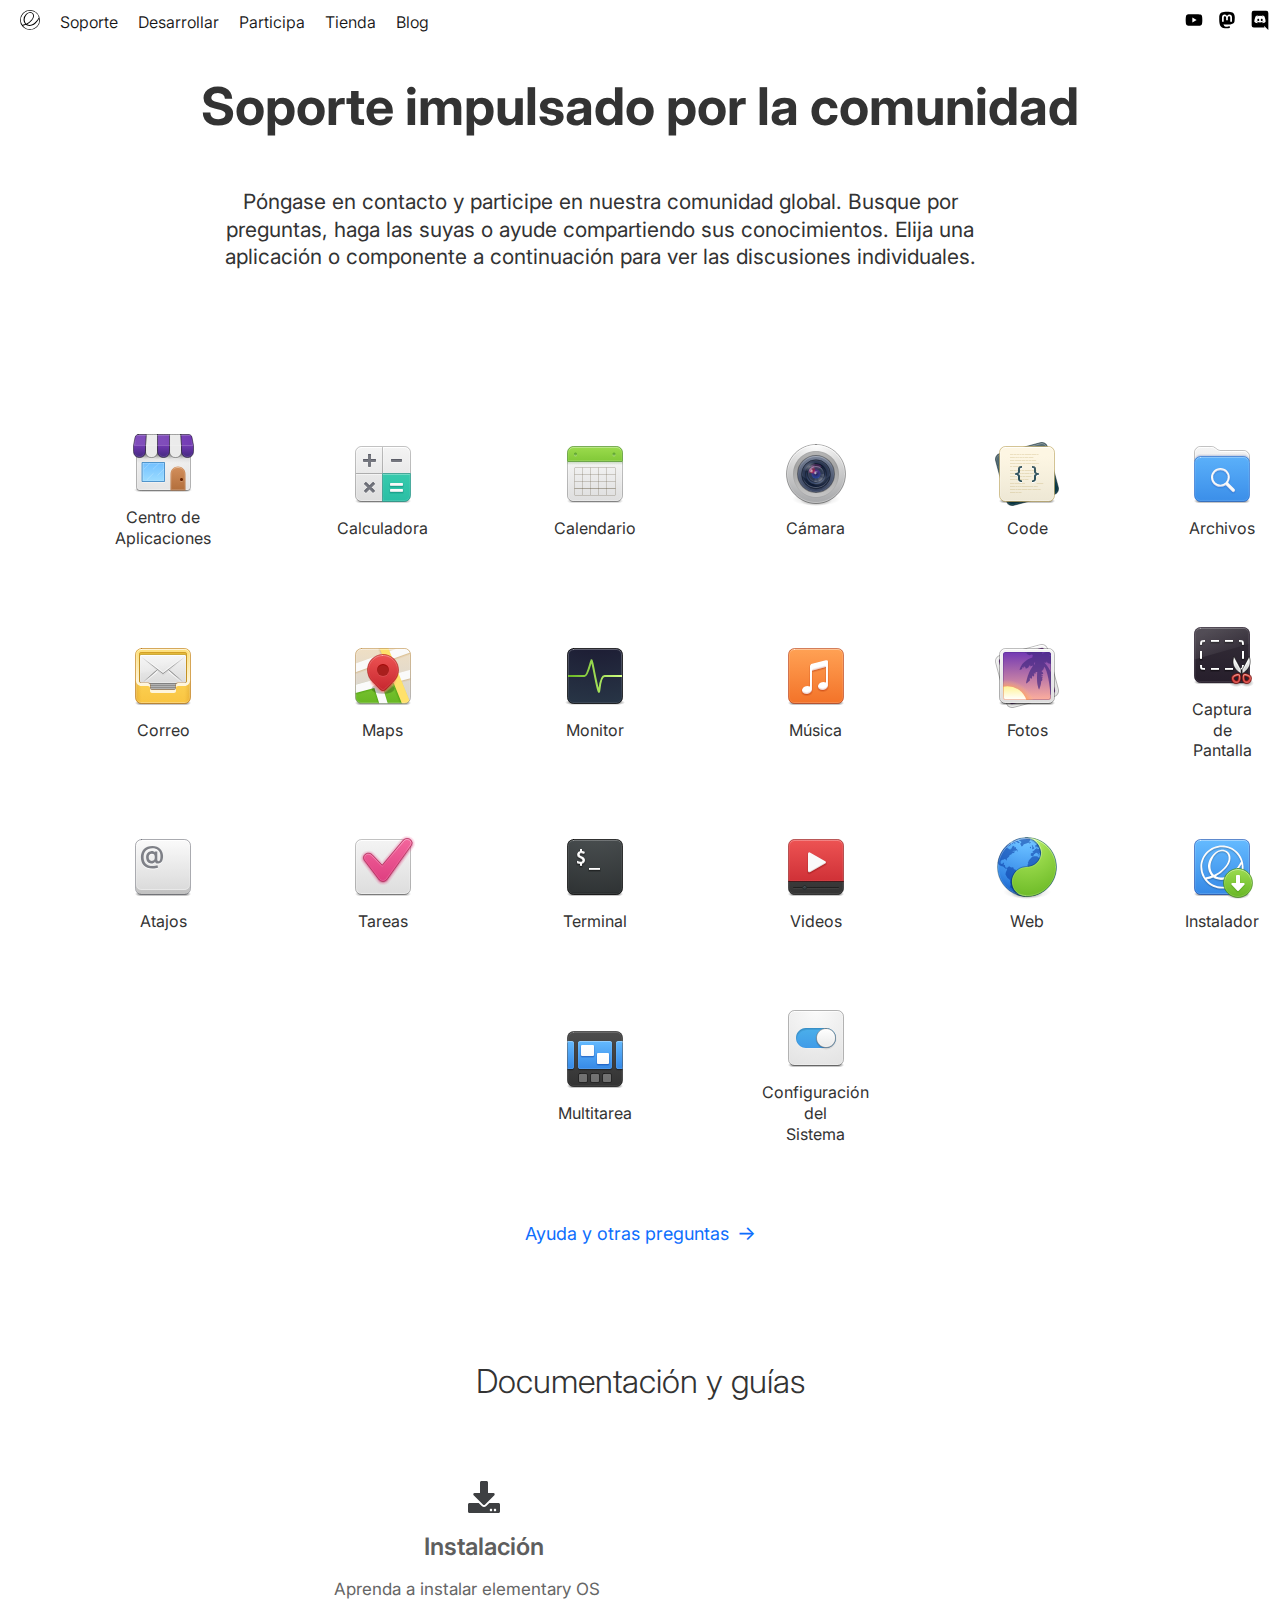
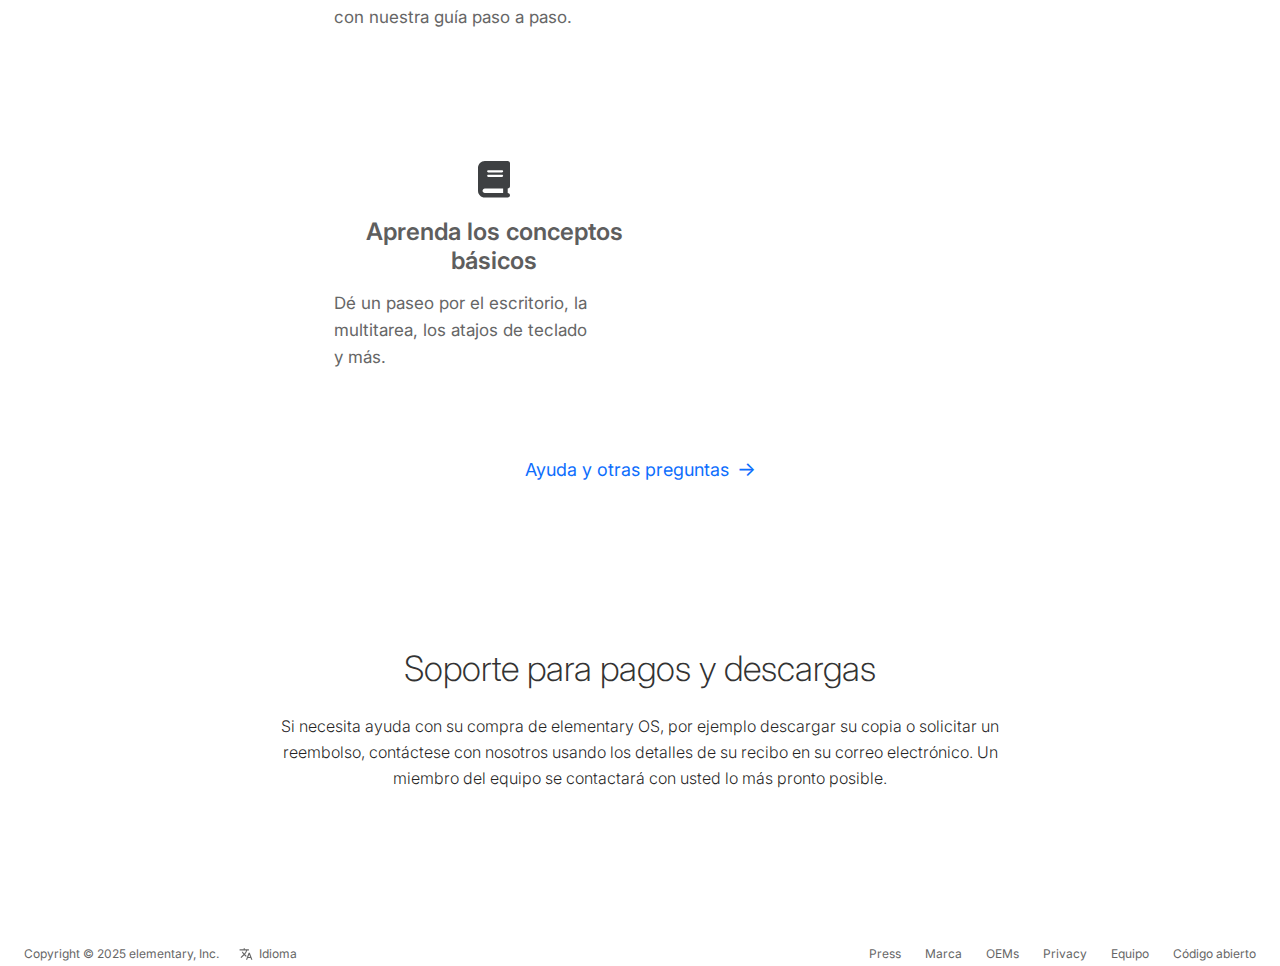
<file: support.html>
<!DOCTYPE html>
<html lang="es">

<head>
    <meta charset="UTF-8">
    <meta name="viewport" content="width=device-width, initial-scale=1.0">
    <link rel="stylesheet" href="css/style1.css">
    <title>Soporte</title>

    <link rel="preconnect" href="https://fonts.googleapis.com">
    <link rel="preconnect" href="https://fonts.gstatic.com" crossorigin>
    <link
        href="https://fonts.googleapis.com/css2?family=Inter:ital,opsz,wght@0,14..32,100..900;1,14..32,100..900&display=swap"
        rel="stylesheet">
</head>

<body>

    <header>
        <nav class="contenido-nav">
            <div class="menuline">

            </div>

            <ul class="encabezado">
                <li><a href="index.html">
                    <svg xmlns="http://www.w3.org/2000/svg" width="20" height="20" viewBox="0 0 24 24">
                        <path fill="#000000"
                            d="M12 0a12 12 0 1 0 0 24a12 12 0 0 0 0-24m0 1a11 11 0 0 1 10.59 8.01a19.1 19.1 0 0 1-4.66 6.08c-.94.81-1.96 1.53-3.08 2.04c-1.13.5-2.37.8-3.6.72a6.2 6.2 0 0 1-2.66-.76a20 20 0 0 0 5.68-4.58a10 10 0 0 0 2.31-4.17c.18-.79.2-1.6.04-2.4a4.4 4.4 0 0 0-1.08-2.11a4.33 4.33 0 0 0-2-1.19a5.25 5.25 0 0 0-2.33-.08A7.8 7.8 0 0 0 7.2 4.85a9.77 9.77 0 0 0-2.94 7.49a7.88 7.88 0 0 0 1.95 4.59a18 18 0 0 1-3.56.85A11 11 0 0 1 12 1m.07 2.22c.77 0 1.55.24 2.17.7c.55.42.97 1.02 1.2 1.68c.23.65.3 1.37.21 2.06a7.85 7.85 0 0 1-1.7 3.76a16.2 16.2 0 0 1-6.37 4.96c-.48-.42-.9-.92-1.2-1.48a6.6 6.6 0 0 1-.75-3.87c.12-1.32.58-2.6 1.2-3.79a7.9 7.9 0 0 1 3.02-3.42c.68-.37 1.45-.6 2.22-.6m10.83 7.3A11 11 0 0 1 3.52 19a20 20 0 0 0 3.63-1.2c.51.4 1.08.71 1.67.94a8 8 0 0 0 5.44-.04a13.3 13.3 0 0 0 4.64-2.95a20 20 0 0 0 4-5.22z" />
                    </svg>
                </a></li>
                <li><a href="support.html">Soporte</a></li>
                <li><a href="develop.html">Desarrollar</a></li>
                <li><a href="participa.html">Participa</a></li>
                <li><a href="store.html">Tienda</a></li>
                <li><a href="blog.html">Blog</a></li>
            </ul>

            <ul class="encabezado-redes">
                <li class="youtube" data-name="Youtube"><svg xmlns="http://www.w3.org/2000/svg" width="20" height="20"
                        viewBox="0 0 24 24">
                        <path fill="#000000"
                            d="m10 15l5.19-3L10 9zm11.56-7.83c.13.47.22 1.1.28 1.9c.07.8.1 1.49.1 2.09L22 12c0 2.19-.16 3.8-.44 4.83c-.25.9-.83 1.48-1.73 1.73c-.47.13-1.33.22-2.65.28c-1.3.07-2.49.1-3.59.1L12 19c-4.19 0-6.8-.16-7.83-.44c-.9-.25-1.48-.83-1.73-1.73c-.13-.47-.22-1.1-.28-1.9c-.07-.8-.1-1.49-.1-2.09L2 12c0-2.19.16-3.8.44-4.83c.25-.9.83-1.48 1.73-1.73c.47-.13 1.33-.22 2.65-.28c1.3-.07 2.49-.1 3.59-.1L12 5c4.19 0 6.8.16 7.83.44c.9.25 1.48.83 1.73 1.73" />
                    </svg> </li>
                <li class="mastodon" data-name="Mastodon"><svg xmlns="http://www.w3.org/2000/svg" width="20" height="20"
                        viewBox="0 0 24 24">
                        <path fill="#000000"
                            d="M20.94 14c-.28 1.41-2.44 2.96-4.97 3.26c-1.31.15-2.6.3-3.97.24c-2.25-.11-4-.54-4-.54v.62c.32 2.22 2.22 2.35 4.03 2.42c1.82.05 3.44-.46 3.44-.46l.08 1.65s-1.28.68-3.55.81c-1.25.07-2.81-.03-4.62-.5c-3.92-1.05-4.6-5.24-4.7-9.5l-.01-3.43c0-4.34 2.83-5.61 2.83-5.61C6.95 2.3 9.41 2 11.97 2h.06c2.56 0 5.02.3 6.47.96c0 0 2.83 1.27 2.83 5.61c0 0 .04 3.21-.39 5.43M18 8.91c0-1.08-.3-1.91-.85-2.56c-.56-.63-1.3-.96-2.23-.96c-1.06 0-1.87.41-2.42 1.23l-.5.88l-.5-.88c-.56-.82-1.36-1.23-2.43-1.23c-.92 0-1.66.33-2.23.96C6.29 7 6 7.83 6 8.91v5.26h2.1V9.06c0-1.06.45-1.62 1.36-1.62c1 0 1.5.65 1.5 1.93v2.79h2.07V9.37c0-1.28.5-1.93 1.51-1.93c.9 0 1.35.56 1.35 1.62v5.11H18z" />
                    </svg></li>
                <li class="discord" data-name="Discord"><svg xmlns="http://www.w3.org/2000/svg" width="20" height="20"
                        viewBox="0 0 24 24">
                        <path fill="#000000"
                            d="m22 24l-5.25-5l.63 2H4.5A2.5 2.5 0 0 1 2 18.5v-15A2.5 2.5 0 0 1 4.5 1h15A2.5 2.5 0 0 1 22 3.5V24M12 6.8c-2.68 0-4.56 1.15-4.56 1.15c1.03-.92 2.83-1.45 2.83-1.45l-.17-.17c-1.69.03-3.22 1.2-3.22 1.2c-1.72 3.59-1.61 6.69-1.61 6.69c1.4 1.81 3.48 1.68 3.48 1.68l.71-.9c-1.25-.27-2.04-1.38-2.04-1.38S9.3 14.9 12 14.9s4.58-1.28 4.58-1.28s-.79 1.11-2.04 1.38l.71.9s2.08.13 3.48-1.68c0 0 .11-3.1-1.61-6.69c0 0-1.53-1.17-3.22-1.2l-.17.17s1.8.53 2.83 1.45c0 0-1.88-1.15-4.56-1.15m-2.07 3.79c.65 0 1.18.57 1.17 1.27c0 .69-.52 1.27-1.17 1.27c-.64 0-1.16-.58-1.16-1.27c0-.7.51-1.27 1.16-1.27m4.17 0c.65 0 1.17.57 1.17 1.27c0 .69-.52 1.27-1.17 1.27c-.64 0-1.16-.58-1.16-1.27c0-.7.51-1.27 1.16-1.27Z" />
                    </svg></span></a></li>
            </ul>
        </nav>
    </header>

    <div class="contenido">
        <section class="primero">
            <div class="sp-texto">
                <h1>Soporte impulsado por la comunidad</h1>
                <p>Póngase en contacto y participe en nuestra comunidad global. Busque por preguntas, haga las suyas o
                    ayude compartiendo sus conocimientos. Elija una aplicación o componente a continuación para ver las
                    discusiones individuales.</p>
            </div>
        </section>

        <section class="apps-section">
            <div class="apps-grid">
                <div class="app-icon">
                    <img src="assets/support/appcenter.svg" alt="centroAplicaciones">
                    <div class="app-name">Centro de<br>Aplicaciones</div>
                </div>

                <div class="app-icon">
                    <img src="assets/support/calculator.svg" alt="calculadora">
                    <div class="app-name">Calculadora</div>
                </div>

                <div class="app-icon">
                    <img src="assets/support/calendar.svg" alt="calendario">
                    <div class="app-name">Calendario</div>
                </div>

                <div class="app-icon">
                    <img src="assets/support/camera.svg" alt="camara">
                    <div class="app-name">Cámara</div>
                </div>

                <div class="app-icon">
                    <img src="assets/support/code.svg" alt="code">
                    <div class="app-name">Code</div>
                </div>

                <div class="app-icon">
                    <img src="assets/support/files.svg" alt="">
                    <div class="app-name">Archivos</div>
                </div>

                <div class="app-icon">
                    <img src="assets/support/mail.svg" alt="correo">
                    <div class="app-name">Correo</div>
                </div>

                <div class="app-icon">
                    <img src="assets/support/maps.svg" alt="maps">
                    <div class="app-name">Maps</div>
                </div>

                <div class="app-icon">
                    <img src="assets/support/monitor.svg" alt="monitor">
                    <div class="app-name">Monitor</div>
                </div>

                <div class="app-icon">
                    <img src="assets/support/music.svg" alt="music">
                    <div class="app-name">Música</div>
                </div>

                <div class="app-icon">
                    <img src="assets/support/photos.svg" alt="Fotos">
                    <div class="app-name">Fotos</div>
                </div>

                <div class="app-icon">
                    <img src="assets/support/screenshot.svg" alt="screenshot">
                    <div class="app-name">Captura de<br>Pantalla</div>
                </div>

                <div class="app-icon">
                    <img src="assets/support/atajos.svg" alt="atajos">
                    <div class="app-name">Atajos</div>
                </div>

                <div class="app-icon">
                    <img src="assets/support/tareas.svg" alt="tareas">
                    <div class="app-name">Tareas</div>
                </div>

                <div class="app-icon">
                    <img src="assets/support/terminal.svg" alt="terminal">
                    <div class="app-name">Terminal</div>
                </div>

                <div class="app-icon">

                    <img src="assets/support/videos.svg" alt="videos">
                    <div class="app-name">Videos</div>
                </div>

                <div class="app-icon">
                    <img src="assets/support/web.svg" alt="web">
                    <div class="app-name">Web</div>
                </div>

                <div class="app-icon">
                    <img src="assets/support/installer.svg" alt="Instalador">
                    <div class="app-name">Instalador</div>
                </div>

                <div class="app-icon">
                    <img src="assets/support/multitarea.svg" alt="multitarea">
                    <div class="app-name">Multitarea</div>
                </div>

                <div class="app-icon">
                    <img src="assets/support/configuracion.svg" alt="Configuracion">
                    <div class="app-name">Configuración del<br>Sistema</div>
                </div>
            </div>
        </section>

        <section>
            <div class="segundo">
                <a> Ayuda y otras preguntas </a>

            </div>

        </section>


        <section class="documentacion">
            <h2>Documentación y guías</h2>
            <div class="doc-grid">
                <div class="doc-item" style="width: 300px;height: 240px;">
                    <svg xmlns="http://www.w3.org/2000/svg" width="32" height="32" viewBox="0 0 512 512">
                        <path fill="#000000"
                            d="M216 0h80c13.3 0 24 10.7 24 24v168h87.7c17.8 0 26.7 21.5 14.1 34.1L269.7 378.3c-7.5 7.5-19.8 7.5-27.3 0L90.1 226.1c-12.6-12.6-3.7-34.1 14.1-34.1H192V24c0-13.3 10.7-24 24-24m296 376v112c0 13.3-10.7 24-24 24H24c-13.3 0-24-10.7-24-24V376c0-13.3 10.7-24 24-24h146.7l49 49c20.1 20.1 52.5 20.1 72.6 0l49-49H488c13.3 0 24 10.7 24 24m-124 88c0-11-9-20-20-20s-20 9-20 20s9 20 20 20s20-9 20-20m64 0c0-11-9-20-20-20s-20 9-20 20s9 20 20 20s20-9 20-20" />
                    </svg>
                    <h3>Instalación</h3>
                    <p>Aprenda a instalar elementary OS con nuestra guía paso a paso.</p>
                </div>
                <div class="doc-item" style="width: 320px;height: 200px;">
                    <svg xmlns="http://www.w3.org/2000/svg" width="32" height="36.57142857142857" viewBox="0 0 448 512">
                        <path fill="#000000"
                            d="M96 0C43 0 0 43 0 96v320c0 53 43 96 96 96h320c17.7 0 32-14.3 32-32s-14.3-32-32-32v-64c17.7 0 32-14.3 32-32V32c0-17.7-14.3-32-32-32zm0 384h256v64H96c-17.7 0-32-14.3-32-32s14.3-32 32-32m32-240c0-8.8 7.2-16 16-16h192c8.8 0 16 7.2 16 16s-7.2 16-16 16H144c-8.8 0-16-7.2-16-16m16 48h192c8.8 0 16 7.2 16 16s-7.2 16-16 16H144c-8.8 0-16-7.2-16-16s7.2-16 16-16" />
                    </svg>
                    <h3>Aprenda los conceptos básicos</h3>
                    <p>Dé un paseo por el escritorio, la multitarea, los atajos de teclado <br> y más.</p>
                </div>
            </div>
        </section>

        <section>
            <div class="segundo">
                <a> Ayuda y otras preguntas </a>
            </div>
        </section>

        <section class="pagos-descargas">
            <h2>Soporte para pagos y descargas</h2>
            <p>Si necesita ayuda con su compra de elementary OS, por ejemplo descargar su copia o solicitar un
                reembolso, contáctese con nosotros usando los detalles de su recibo en su correo electrónico. Un miembro
                del equipo se contactará con usted lo más pronto posible.</p>
        </section>

    </div>

    <footer class="pie-pagina">
        <div class="footer-content">
            <div class="footer-left">
                <p>Copyright © 2025 elementary, Inc.</p>
                <a href="#" class="idioma">
                    <svg xmlns="http://www.w3.org/2000/svg" width="16" height="16" viewBox="0 0 24 24">
                        <path fill="currentColor"
                            d="m12.87 15.07l-2.54-2.51l.03-.03A17.5 17.5 0 0 0 14.07 6H17V4h-7V2H8v2H1v2h11.17C11.5 7.92 10.44 9.75 9 11.35C8.07 10.32 7.3 9.19 6.69 8h-2c.73 1.63 1.73 3.17 2.98 4.56l-5.09 5.02L4 19l5-5l3.11 3.11zM18.5 10h-2L12 22h2l1.12-3h4.75L21 22h2zm-2.62 7l1.62-4.33L19.12 17z" />
                    </svg>
                    Idioma
                </a>
            </div>
            <nav class="footer-nav">
                <a href="#">Press</a>
                <a href="#">Marca</a>
                <a href="#">OEMs</a>
                <a href="#">Privacy</a>
                <a href="#">Equipo</a>
                <a href="#">Código abierto</a>
            </nav>
        </div>
    </footer>

    </div>

</body>

</html>
</file>
<file: css/style1.css>
@import url('https://fonts.googleapis.com/css2?family=Inter:ital,opsz,wght@0,14..32,100..900;1,14..32,100..900&display=swap');

* {
    margin: 0;
    padding: 0;
    box-sizing: border-box;
}

body {
    font-family: 'Inter', -apple-system, BlinkMacSystemFont, 'Segoe UI', Roboto, Oxygen, Ubuntu, Cantarell, sans-serif;
    background-color: #f5f5f5;
    color: #000000;
    overflow-x: hidden;
}

/** Encabezado **/
header {
    background-color: white;
    position: relative;
    padding: 0px;
    z-index: 100;
}

.contenido-nav {
    display: flex;
    align-items: center;
    justify-content: flex-start;
    margin: 0 auto;
    padding: 10px;
    gap: 10px;
}

/** Lineas que son MENU cuando se hace pequeña la pantalla **/
.menuline {
    display: flex;
    align-items: center;
    cursor: pointer;
}

.menuline svg {
    fill: #000000;
    transition: fill 0.3s;
}

.menuline:hover svg {
    fill: #333;
}

/** Encabezado1 **/
.encabezado {
    display: flex;
    gap: 20px;
    list-style: none;
    align-items: center;
}

.encabezado li:first-child svg {
    transition: opacity 0.2s;
}

.encabezado li:first-child:hover svg path {
    fill: #888888;
}

.encabezado a {
    text-decoration: none;
    color: rgb(22, 22, 22);
    font-weight: 350;
    font-size: 16px;
    transition: color 0.3s;
}

.encabezado a:hover {
    color: #888888;
}

/** Redes sociales **/
.encabezado-redes {
    display: flex;
    gap: 0.8rem;
    list-style: none;
    align-items: center;
    margin-left: auto;
}

.encabezado-redes a {
    width: 36px;
    height: 36px;
    background-color: #f0f0f0;
    border-radius: 8px;
    display: flex;
    align-items: center;
    justify-content: center;
    text-decoration: none;
    color: #333;
    font-size: 1.2rem;
    transition: all 0.3s;
}

.encabezado-redes a:hover {
    background-color: #e0e0e0;
    transform: translateY(-2px);
}

.encabezado-redes li {
    position: relative;
}

.encabezado-redes li::after {
    content: attr(data-name);
    position: absolute;
    bottom: -30px;
    left: 50%;
    transform: translateX(-50%);
    background-color: white;
    color: #333;
    padding: 3px 3px;
    border: 1px solid #333;
    border-radius: 1px;
    font-size: 12px;
    white-space: nowrap;
    opacity: 0;
    pointer-events: none;
    transition: opacity 0.2s;
    z-index: 10000;
}

.encabezado-redes li:hover::after {
    opacity: 1;
}

.youtube:hover svg path {
    fill: #FF0000;
}

.mastodon:hover svg path {
    fill: #55abf1;
}

.discord:hover svg path {
    fill: #7f88e7;
}

/** Contenido **/ 
.contenido {
    max-width: 1400px;
    margin: 0 auto;
    padding: 0 10px;
    background: white;
}

.primero {
    text-align: center;
    padding: 32px 10px 15px;
    max-width: 900px;
    margin: 0 auto;
    background: white;
}

.sp-texto h1 {
    font-size: 52px;
    margin-bottom: 5px;
    color: #333333;
    line-height: 1.2;
    font-weight: 700;
    text-align: center;
}

.sp-texto p {
    font-size: 21px;
    color: #333333;
    line-height: 1.3;
    max-width: 800px;
    margin: 30px 0 20px;
    padding-top: 20px;
    text-align: center;
}

/*apps*/
.apps-section {
    background: white;
    padding-top: 65px;
    padding-left: 24px;
    padding-right: 24px;
}

.apps-grid {
    display: grid;
    grid-template-columns: repeat(6, 1fr);
    gap: 32px 24px;
    max-width: 1200px;
    margin: 0 auto;
    padding: 40px 24px 40px 24px;
    justify-items: center;
}

.app-icon {
    display: flex;
    flex-direction: column;
    align-items: center;
    justify-content: center;
    text-align: center;
    cursor: pointer;
    padding: 20px 50px;
    border-radius: 5px;
    background-color: transparent;
    border: 1px solid transparent;
    transition: all 0.2s;
    min-height: 120px;
}

.app-icon:hover {
    background-color: #e4e4e493;
    border: 1px solid #cecece;
}

.app-icon img {
    width: 64px;
    height: 64px;
    margin-bottom: 8px;
}

.app-name {
    font-size: 16px;
    color: #333;
    font-weight: 400;
    line-height: 1.3;
    margin-top: 4px;
}

.app-icon:nth-child(19) {
    grid-column: 3;
}

.app-icon:nth-child(20) {
    grid-column: 4;
}

/** Section 2**/
.segundo {
    text-align: center;
    margin: 16px;
    background: white;
}

.segundo a {
    color: #0d6efd;
    font-size: 18px;
    text-decoration: none;
    display: inline-flex;
    align-items: center;
    gap: 8px;
    cursor: pointer;
    transition: all 0.3s;
}

.segundo a::after {
    content: "→";
    font-size: 20px;
    transition: transform 0.3s;
}

.segundo a:hover::after {
    transform: translateX(5px);
}

/* Sección documentación */
.documentacion {
    text-align: center;
    padding: 100px 24px;
    background: white;
}

.documentacion h2 {
    font-size: 33px;
    margin-bottom: 60px;
    color: #333;
    font-weight: 300;
}

.doc-grid {
    display: grid;
    grid-template-columns: repeat(auto-fit, minmax(300px, 1fr));
    gap: 40px;
    max-width: 900px;
    margin-left: 300px;
    margin-right: 300px;
}

.doc-item {
    padding: 20px 0px;
    text-align: center;
    cursor: pointer;
    transition: all 0.3s;
    width: 150px;
    height: 150px;
}

.doc-item:hover h3,
.doc-item:hover p {
    color: #0d6efd;
}

.doc-item svg path {
    width: 36px;
    height: 36px;
    margin-bottom: 30px;
    fill: #3e4042;
    transition: fill 0.3s;
}

.doc-item:hover svg path {
    fill: #0d6efd !important; 
}

.doc-item h3 {
    font-size: 24px;
    margin-bottom: 15px;
    margin-top: 15px;
    color: #5e5e5e;
    font-weight: 600;
    transition: color 0.3s;
}

.doc-item p {
    font-size: 17px;
    color: #666;
    line-height: 1.6;
    transition: color 0.3s;
    text-align: left;
}

/* Sección pagos y descargas */
.pagos-descargas {
    text-align: center;
    padding: 150px 24px;
    background: white;
    max-width: 900px;
    margin: 0 auto;
}

.pagos-descargas h2 {
    font-size: 35px;
    margin-bottom: 25px;
    color: #333;
    font-weight: 250;
}

.pagos-descargas p {
    font-size: 16px;
    color: #242323;
    line-height: 1.6;
    max-width: 750px;
    margin: 0 auto;
    font-weight: 280;
}

/* Pie de página */
.pie-pagina {
    background-color: white;
    padding: 5px 24px;
}

.footer-content {
    max-width: 1400px;
    margin: 0 auto;
    display: flex;
    justify-content: space-between;
    align-items: center;
    flex-wrap: wrap;
    gap: 20px;
}

.footer-left {
    display: flex;
    align-items: center;
    gap: 20px;
    flex-wrap: wrap;
}

.footer-left p {
    font-size: 12px;
    color: #666;
    margin: 0;
}

.idioma {
    display: flex;
    align-items: center;
    gap: 6px;
    font-size: 12px;
    color: #666;
    text-decoration: none;
    transition: color 0.3s;
}

.idioma:hover {
    color: #333;
}

.idioma svg {
    width: 14px;
    height: 14px;
}

.footer-nav {
    display: flex;
    gap: 24px;
    flex-wrap: wrap;
}

.footer-nav a {
    font-size: 12px;
    color: #666;
    text-decoration: none;
    transition: color 0.3s;
}

.footer-nav a:hover {
    color: #333;
}

/* ============================================
   RESPONSIVE DESIGN
   ============================================ */

/* Tablets grandes y pantallas medianas (1024px - 1200px) */
@media (max-width: 1200px) {
    .doc-grid {
        margin-left: 150px;
        margin-right: 150px;
        gap: 35px;
    }
    
    .apps-grid {
        grid-template-columns: repeat(5, 1fr);
        gap: 28px 20px;
    }
}

/* Tablets (768px - 1024px) */
@media (max-width: 1024px) {
    /* Header */
    .contenido-nav {
        padding: 12px 20px;
    }
    
    .encabezado {
        gap: 15px;
    }
    
    .encabezado a {
        font-size: 15px;
    }
    
    /* Sección principal */
    .primero {
        padding: 28px 20px 12px;
    }
    
    .sp-texto h1 {
        font-size: 44px;
    }
    
    .sp-texto p {
        font-size: 19px;
        padding-top: 15px;
    }
    
    /* Apps grid */
    .apps-section {
        padding-top: 50px;
        padding-left: 20px;
        padding-right: 20px;
    }
    
    .apps-grid {
        grid-template-columns: repeat(5, 1fr);
        gap: 24px 20px;
        padding: 35px 20px;
    }
    
    .app-icon {
        padding: 18px 40px;
        min-height: 110px;
    }
    
    .app-icon img {
        width: 60px;
        height: 60px;
    }
    
    .app-name {
        font-size: 15px;
    }
    
    /* Documentación */
    .documentacion {
        padding: 80px 20px;
    }
    
    .documentacion h2 {
        font-size: 30px;
        margin-bottom: 50px;
    }
    
    .doc-grid {
        margin-left: 80px;
        margin-right: 80px;
        gap: 30px;
    }
    
    .doc-item h3 {
        font-size: 22px;
    }
    
    .doc-item p {
        font-size: 16px;
    }
    
    /* Pagos y descargas */
    .pagos-descargas {
        padding: 100px 20px;
    }
    
    .pagos-descargas h2 {
        font-size: 32px;
    }
    
    .pagos-descargas p {
        font-size: 15px;
    }
}

/* Tablets pequeñas y móviles grandes (480px - 768px) */
@media (max-width: 768px) {
    /* Header - Ocultar menú principal */
    .encabezado {
        display: none;
    }
    
    .contenido-nav {
        padding: 10px 16px;
        justify-content: space-between;
    }
    
    .encabezado-redes {
        gap: 0.6rem;
    }
    
    .encabezado-redes a {
        width: 34px;
        height: 34px;
        font-size: 1rem;
    }
    
    /* Sección principal */
    .primero {
        padding: 24px 16px 10px;
    }
    
    .sp-texto h1 {
        font-size: 36px;
        line-height: 1.1;
    }
    
    .sp-texto p {
        font-size: 17px;
        margin: 20px 0 15px;
        padding-top: 12px;
    }
    
    /* Apps grid */
    .apps-section {
        padding-top: 40px;
        padding-left: 16px;
        padding-right: 16px;
    }
    
    .apps-grid {
        grid-template-columns: repeat(4, 1fr);
        gap: 20px 16px;
        padding: 30px 16px;
    }
    
    .app-icon {
        padding: 15px 25px;
        min-height: 100px;
    }
    
    .app-icon img {
        width: 56px;
        height: 56px;
    }
    
    .app-name {
        font-size: 14px;
    }
    
    /* Ajustar posición de apps específicas */
    .app-icon:nth-child(19) {
        grid-column: auto;
    }
    
    .app-icon:nth-child(20) {
        grid-column: auto;
    }
    
    /* Segundo */
    .segundo {
        margin: 12px;
    }
    
    .segundo a {
        font-size: 16px;
    }
    
    /* Documentación */
    .documentacion {
        padding: 60px 16px;
    }
    
    .documentacion h2 {
        font-size: 28px;
        margin-bottom: 40px;
    }
    
    .doc-grid {
        grid-template-columns: 1fr;
        margin-left: auto;
        margin-right: auto;
        gap: 30px;
        max-width: 400px;
    }
    
    .doc-item {
        width: 100%;
        height: auto;
        padding: 20px;
    }
    
    .doc-item h3 {
        font-size: 20px;
    }
    
    .doc-item p {
        font-size: 15px;
        text-align: center;
    }
    
    /* Pagos y descargas */
    .pagos-descargas {
        padding: 80px 16px;
    }
    
    .pagos-descargas h2 {
        font-size: 28px;
        margin-bottom: 20px;
    }
    
    .pagos-descargas p {
        font-size: 14px;
    }
    
    /* Footer */
    .pie-pagina {
        padding: 20px 16px;
    }
    
    .footer-content {
        flex-direction: column;
        align-items: flex-start;
        gap: 15px;
    }
    
    .footer-left {
        flex-direction: column;
        align-items: flex-start;
        gap: 10px;
    }
    
    .footer-nav {
        width: 100%;
        justify-content: flex-start;
        gap: 16px;
    }
}

/* Móviles (320px - 480px) */
@media (max-width: 480px) {
    /* Header */
    .contenido-nav {
        padding: 8px 12px;
    }
    
    .encabezado-redes {
        gap: 0.5rem;
    }
    
    .encabezado-redes a {
        width: 32px;
        height: 32px;
        font-size: 0.9rem;
    }
    
    /* Sección principal */
    .primero {
        padding: 20px 12px 8px;
    }
    
    .sp-texto h1 {
        font-size: 28px;
    }
    
    .sp-texto p {
        font-size: 15px;
        margin: 15px 0 10px;
    }
    
    /* Apps grid */
    .apps-section {
        padding-top: 30px;
        padding-left: 12px;
        padding-right: 12px;
    }
    
    .apps-grid {
        grid-template-columns: repeat(3, 1fr);
        gap: 16px 12px;
        padding: 25px 12px;
    }
    
    .app-icon {
        padding: 12px 15px;
        min-height: 90px;
    }
    
    .app-icon img {
        width: 48px;
        height: 48px;
        margin-bottom: 6px;
    }
    
    .app-name {
        font-size: 12px;
    }
    
    /* Segundo */
    .segundo {
        margin: 10px;
    }
    
    .segundo a {
        font-size: 15px;
    }
    
    .segundo a::after {
        font-size: 18px;
    }
    
    /* Documentación */
    .documentacion {
        padding: 50px 12px;
    }
    
    .documentacion h2 {
        font-size: 24px;
        margin-bottom: 35px;
    }
    
    .doc-grid {
        gap: 25px;
        max-width: 320px;
    }
    
    .doc-item {
        padding: 15px;
    }
    
    .doc-item svg {
        width: 32px;
        height: 32px;
    }
    
    .doc-item h3 {
        font-size: 18px;
        margin-bottom: 12px;
        margin-top: 12px;
    }
    
    .doc-item p {
        font-size: 14px;
    }
    
    /* Pagos y descargas */
    .pagos-descargas {
        padding: 60px 12px;
    }
    
    .pagos-descargas h2 {
        font-size: 24px;
        margin-bottom: 18px;
    }
    
    .pagos-descargas p {
        font-size: 13px;
    }
    
    /* Footer */
    .pie-pagina {
        padding: 15px 12px;
    }
    
    .footer-left p,
    .idioma,
    .footer-nav a {
        font-size: 11px;
    }
    
    .footer-nav {
        gap: 12px;
    }
}

/* Móviles muy pequeños (< 360px) */
@media (max-width: 360px) {
    .sp-texto h1 {
        font-size: 24px;
    }
    
    .sp-texto p {
        font-size: 14px;
    }
    
    .apps-grid {
        grid-template-columns: repeat(2, 1fr);
        gap: 14px 10px;
    }
    
    .app-icon {
        padding: 10px 12px;
    }
    
    .app-icon img {
        width: 44px;
        height: 44px;
    }
    
    .app-name {
        font-size: 11px;
    }
    
    .documentacion h2 {
        font-size: 22px;
    }
    
    .pagos-descargas h2 {
        font-size: 22px;
    }
    
    .footer-nav {
        flex-direction: column;
        gap: 8px;
    }
}

/* Landscape mode para tablets */
@media (max-width: 1024px) and (orientation: landscape) {
    .apps-grid {
        grid-template-columns: repeat(6, 1fr);
    }
    
    .primero {
        padding: 20px 16px 10px;
    }
    
    .sp-texto h1 {
        font-size: 38px;
    }
    
    .documentacion {
        padding: 60px 20px;
    }
    
    .pagos-descargas {
        padding: 80px 20px;
    }
}

/* Ajustes para pantallas muy anchas */
@media (min-width: 1400px) {
    .contenido,
    .apps-grid,
    .footer-content {
        max-width: 1400px;
    }
}
</file>
